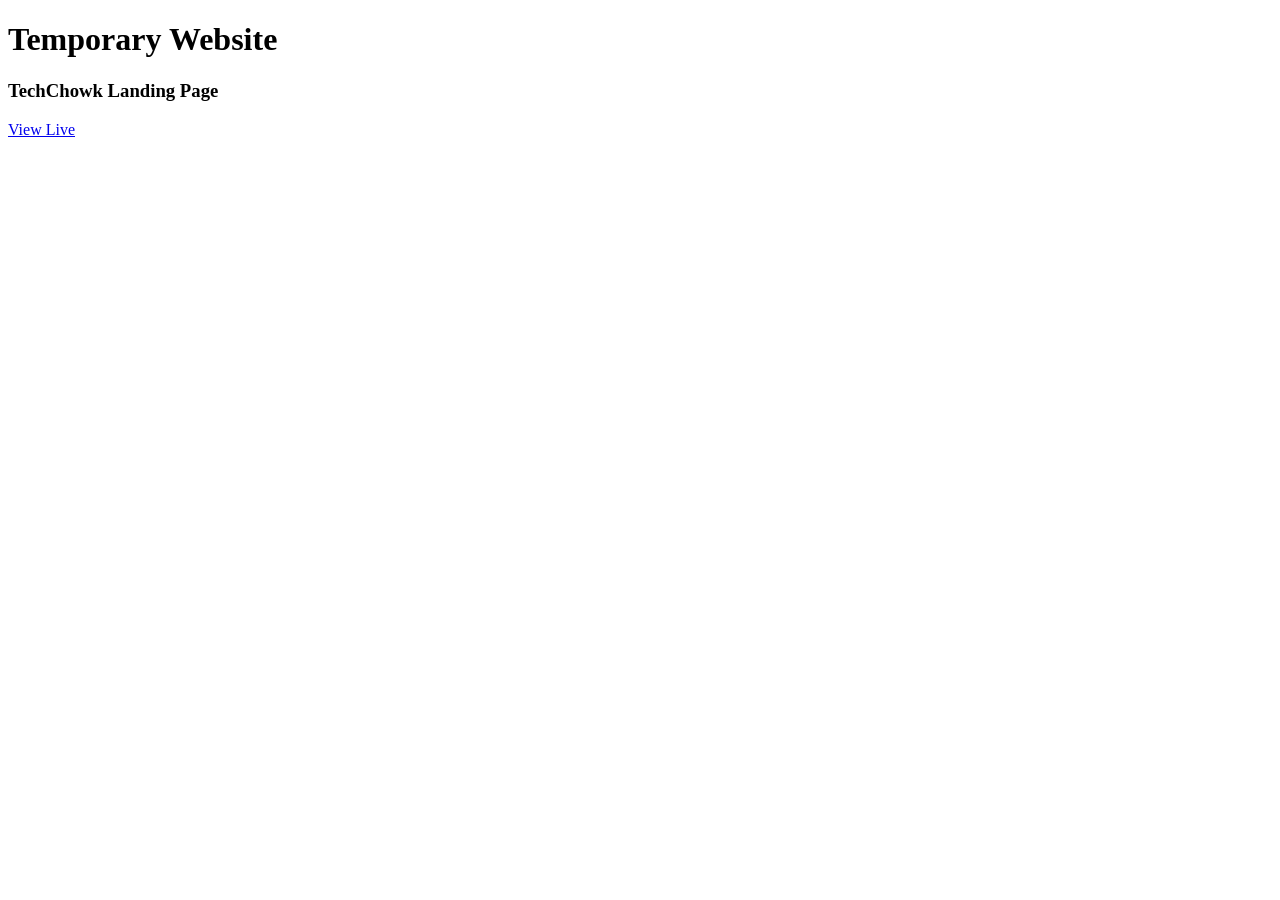
<file: index.html>
<!doctype html>
<html lang="en">
  <head>
    <meta charset="UTF-8" />
    <meta name="viewport" content="width=device-width, initial-scale=1.0" />
    <title>Projects | Frontend Challenges</title>
  </head>
  <body>
    <h1>Temporary Website</h1>

    <h3>TechChowk Landing Page</h3>
    <a href="./techchowk-landing-page/index.html">View Live</a>
  </body>
</html>
</file>
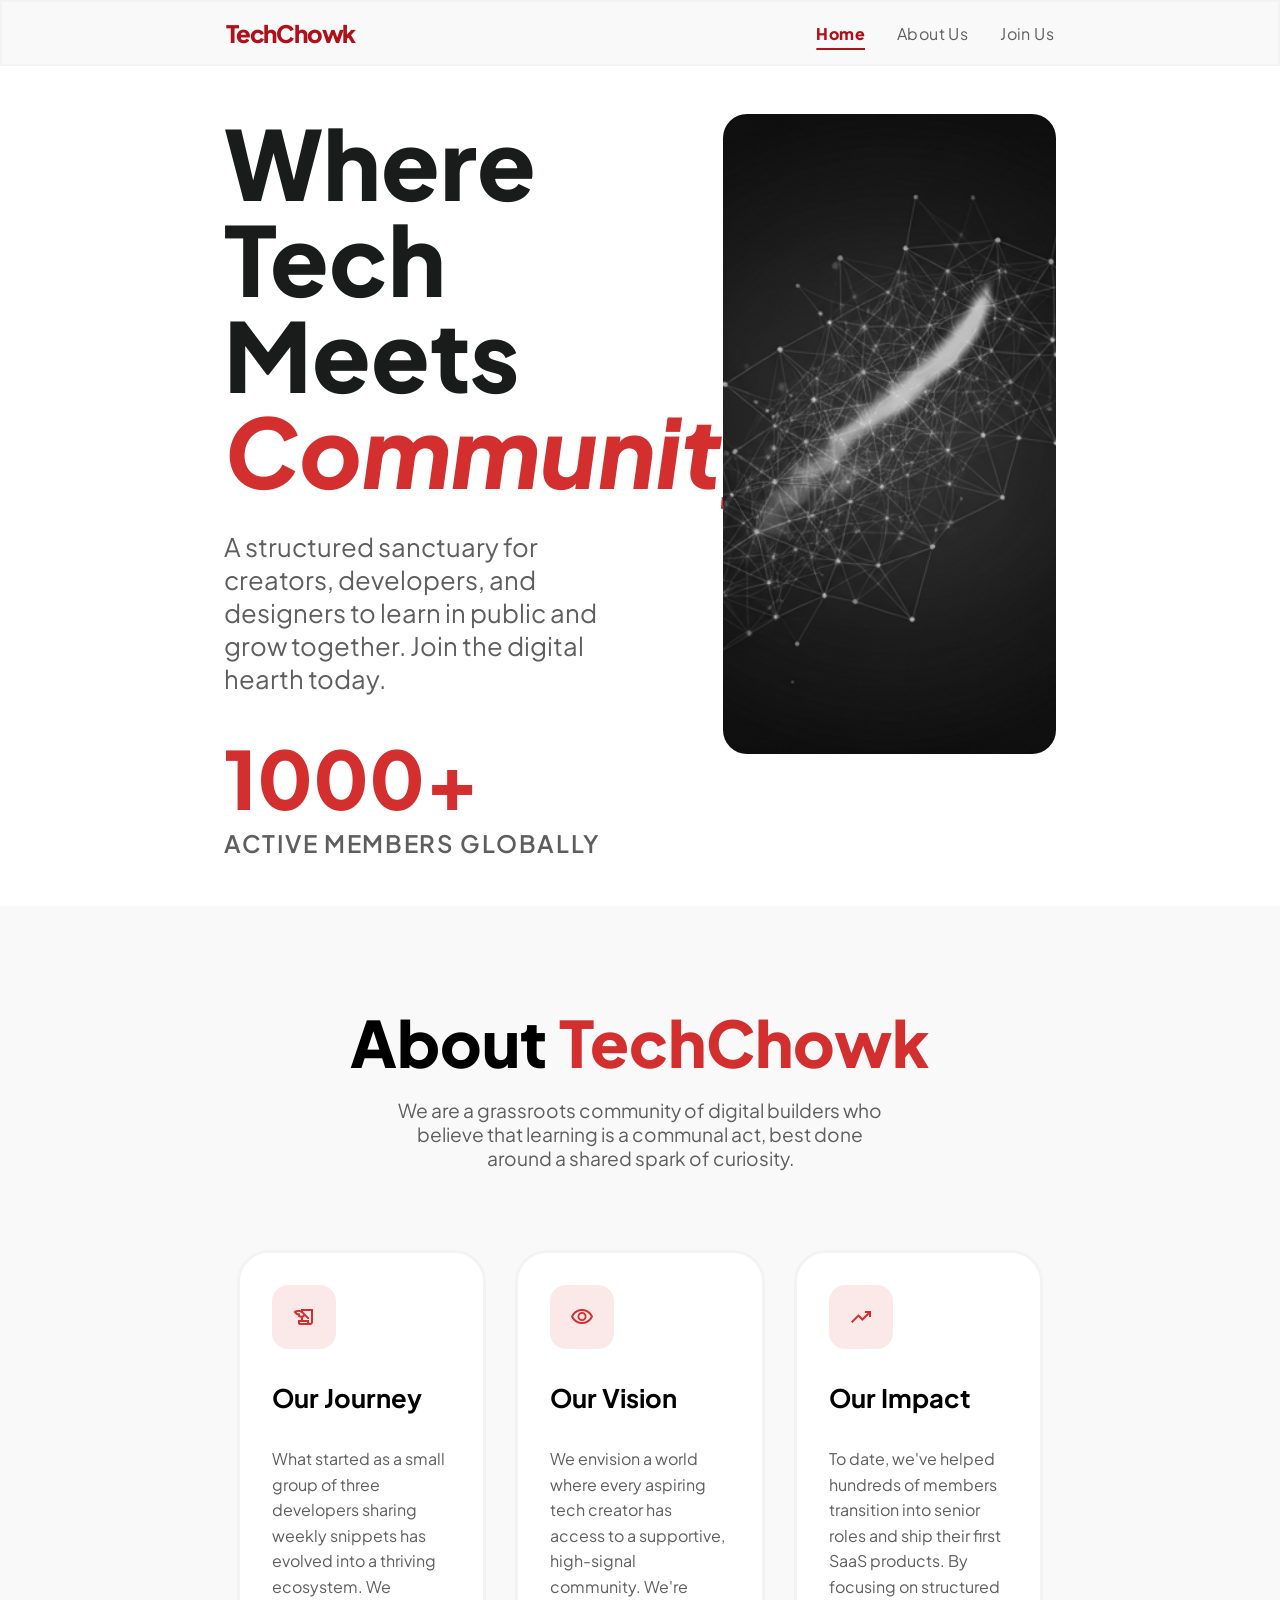
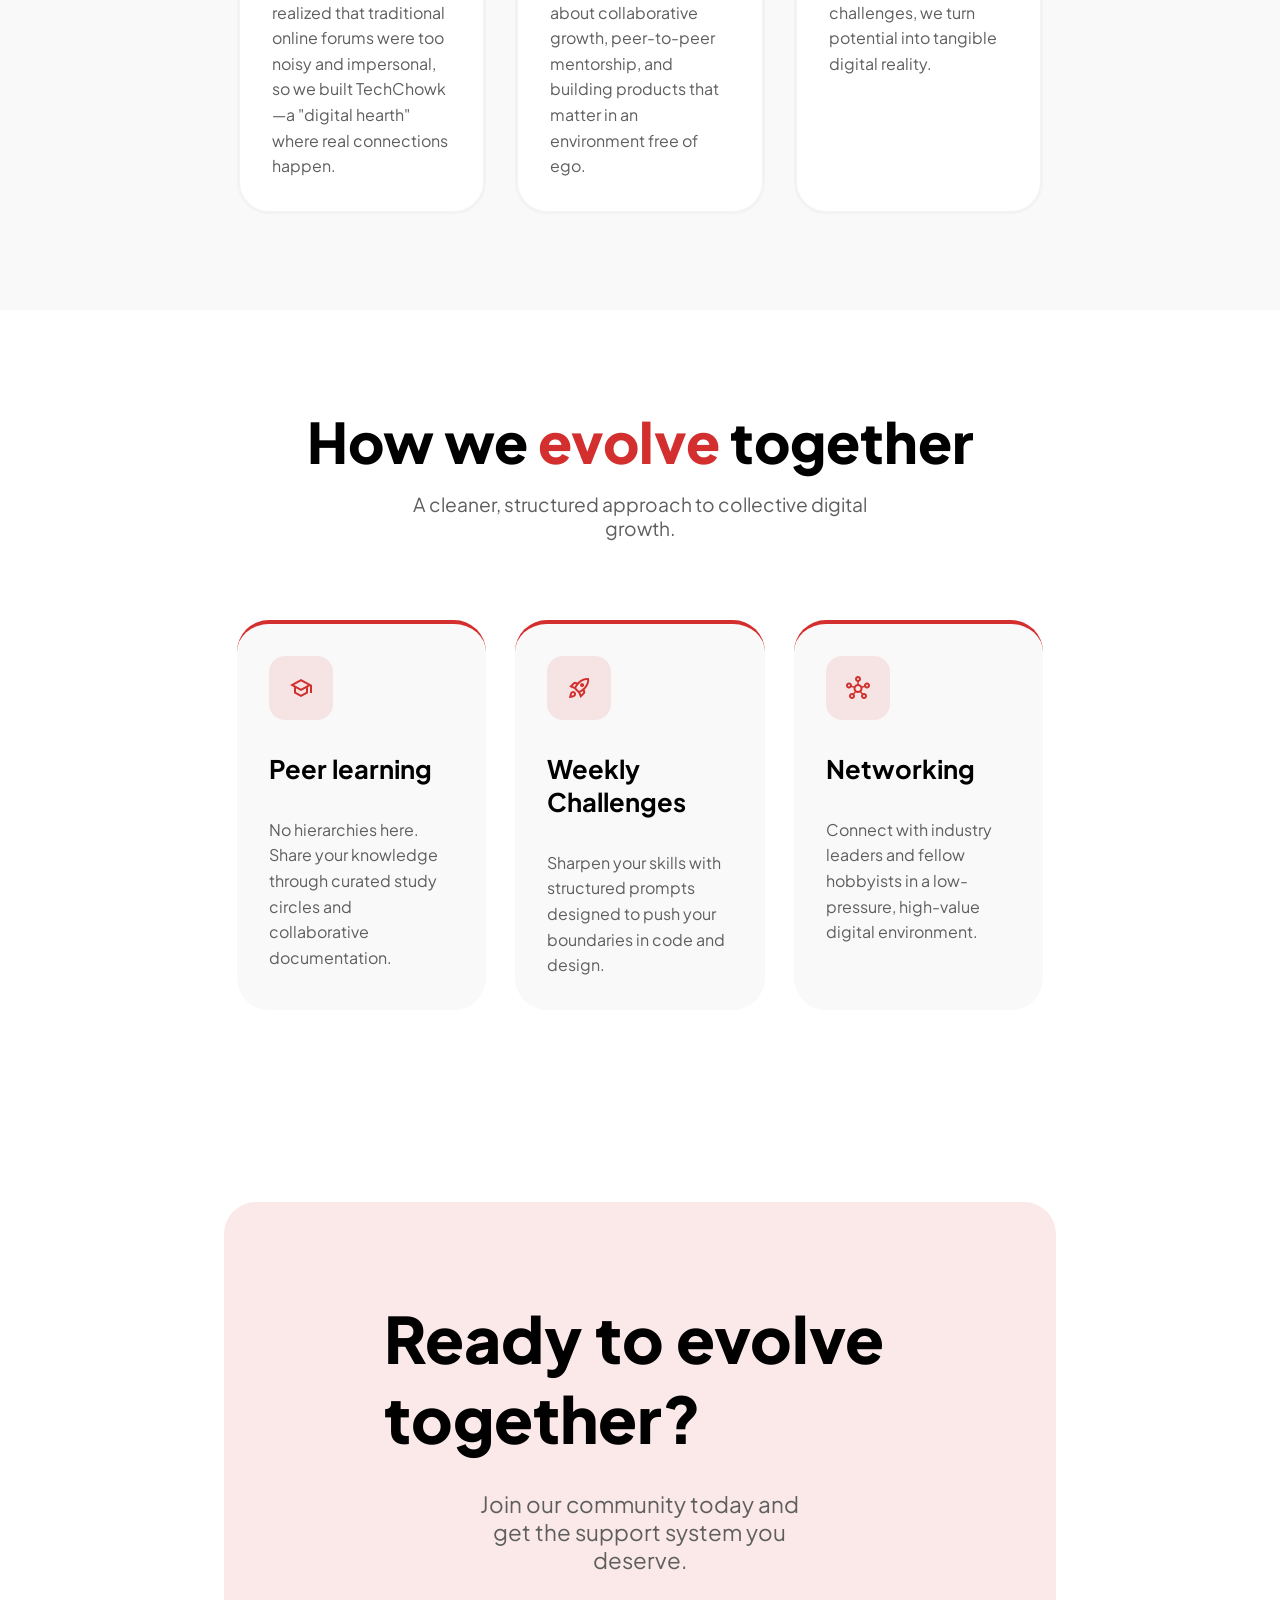
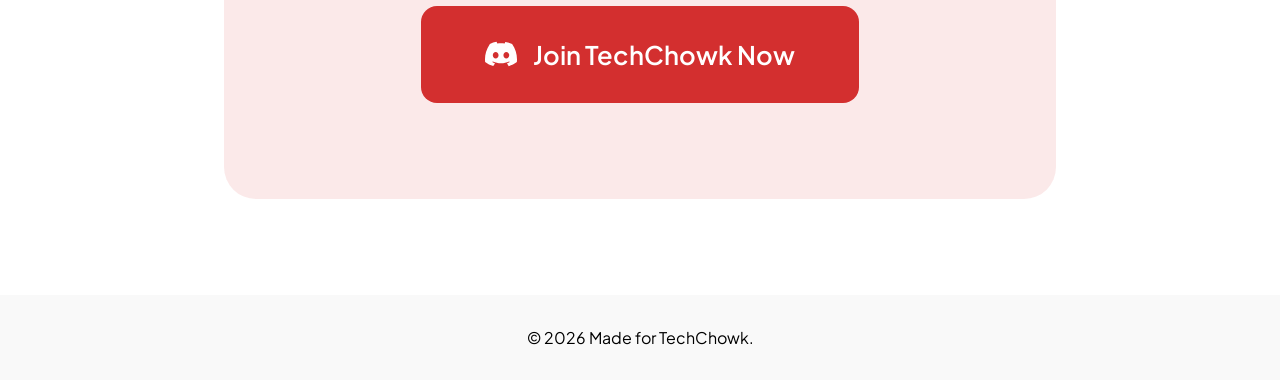
<file: techchowk-landing-page/index.html>
<!doctype html>
<html lang="en">
  <head>
    <meta charset="UTF-8" />
    <meta name="viewport" content="width=device-width, initial-scale=1.0" />
    <title>TechChowk Landing Page</title>
    <link rel="stylesheet" href="style.css" />
    <link
      href="https://fonts.googleapis.com/css2?family=Plus+Jakarta+Sans:wght@400;500;600;700;800&amp;display=swap"
      rel="stylesheet"
    />
    <link
      href="https://fonts.googleapis.com/css2?family=Material+Symbols+Outlined:wght,FILL@100..700,0..1&amp;display=swap"
      rel="stylesheet"
    />
  </head>
  <body>
    <header>
      <h1 class="logo">TechChowk</h1>

      <nav id="nav-menu">
        <a href="#hero" class="active-link">Home</a>
        <a href="#about">About Us</a>
        <a href="#cta">Join Us</a>
      </nav>

      <button id="menu-toggle" onclick="menuToggle()">
        <span class="material-symbols-outlined" id="menu-icon"> menu </span>
      </button>
    </header>

    <main>
      <section class="hero" id="hero">
        <div class="hero-content">
          <h1>Where Tech Meets <span class="itallic-text">Community</span>.</h1>
          <p>
            A structured sanctuary for creators, developers, and designers to
            learn in public and grow together. Join the digital hearth today.
          </p>
          <div class="members-card">
            <span class="members-count">1000+</span>
            <span class="info-label">ACTIVE MEMBERS GLOBALLY</span>
          </div>
        </div>

        <div class="hero-image">
          <img src="./assets/hero-image.png" alt="Image of connected nodes" />
        </div>
      </section>

      <section class="about" id="about">
        <h2>About <span style="color: #d32f2f">TechChowk</span></h2>
        <p class="subtext">
          We are a grassroots community of digital builders who believe that
          learning is a communal act, best done around a shared spark of
          curiosity.
        </p>
        <div class="about-cards">
          <div class="about-card-item">
            <div class="icon">
              <span class="material-symbols-outlined"> history_edu </span>
            </div>
            <h3>Our Journey</h3>
            <p>
              What started as a small group of three developers sharing weekly
              snippets has evolved into a thriving ecosystem. We realized that
              traditional online forums were too noisy and impersonal, so we
              built TechChowk—a "digital hearth" where real connections happen.
            </p>
          </div>
          <div class="about-card-item">
            <div class="icon">
              <span class="material-symbols-outlined"> visibility </span>
            </div>
            <h3>Our Vision</h3>
            <p>
              We envision a world where every aspiring tech creator has access
              to a supportive, high-signal community. We're about collaborative
              growth, peer-to-peer mentorship, and building products that matter
              in an environment free of ego.
            </p>
          </div>
          <div class="about-card-item">
            <div class="icon">
              <span class="material-symbols-outlined"> trending_up </span>
            </div>
            <h3>Our Impact</h3>
            <p>
              To date, we've helped hundreds of members transition into senior
              roles and ship their first SaaS products. By focusing on
              structured challenges, we turn potential into tangible digital
              reality.
            </p>
          </div>
        </div>
      </section>

      <section class="features">
        <h2>How we <span style="color: #d32f2f">evolve</span> together</h2>
        <p class="subtext">
          A cleaner, structured approach to collective digital growth.
        </p>
        <div class="feature-cards">
          <div class="feature-card-item">
            <div class="icon">
              <span class="material-symbols-outlined"> school </span>
            </div>
            <h3>Peer learning</h3>
            <p>
              No hierarchies here. Share your knowledge through curated study
              circles and collaborative documentation.
            </p>
          </div>
          <div class="feature-card-item">
            <div class="icon">
              <span class="material-symbols-outlined"> rocket_launch </span>
            </div>
            <h3>Weekly Challenges</h3>
            <p>
              Sharpen your skills with structured prompts designed to push your
              boundaries in code and design.
            </p>
          </div>
          <div class="feature-card-item">
            <div class="icon">
              <span class="material-symbols-outlined"> hub </span>
            </div>
            <h3>Networking</h3>
            <p>
              Connect with industry leaders and fellow hobbyists in a
              low-pressure, high-value digital environment.
            </p>
          </div>
        </div>
      </section>

      <section class="cta" id="cta">
        <div class="cta-card">
          <h2>Ready to evolve together?</h2>
          <p>
            Join our community today and get the support system you deserve.
          </p>
          <a href="https://discord.gg/V35qMHGSyc" class="join" target="_blank">
            <img src="./assets/Discord-Symbol-White.svg" alt="Discord Logo" />
            Join TechChowk Now
          </a>
        </div>
      </section>
    </main>

    <footer>
      <p>© 2026 Made for TechChowk.</p>
    </footer>

    <script>
      const btn = document.getElementById("menu-toggle");
      const icon = document.getElementById("menu-icon");
      const nav = document.getElementById("nav-menu");

      function menuToggle() {
        if (icon.innerHTML.includes("menu")) {
          icon.innerHTML = " close ";
          nav.style.display = "flex";
        } else {
          icon.innerHTML = "menu";
          nav.style.display = "none";
        }
      }

      function updateNavForScreenSize() {
        if (window.innerWidth >= 1024) {
          icon.innerHTML = " close ";
          nav.style.display = "flex";
        } else {
          icon.innerHTML = "menu";
          nav.style.display = "none";
        }
      }
      updateNavForScreenSize();
      window.addEventListener("resize", updateNavForScreenSize);
    </script>
  </body>
</html>
</file>
<file: techchowk-landing-page/style.css>
* {
  margin: 0;
  padding: 0;
  box-sizing: border-box;
}

:root {
  /* Brand Colors */
  --primary-crimson: #af101a;
  --primary-container: #d32f2f;
  --on-primary: #ffffff;

  /* Neutral / Surface Colors */
  --bg-surface: #f9f9f9; /* Base Canvas */
  --surface-low: #f3f3f3; /* Subtle Sectioning */
  --surface-card: #ffffff; /* Lifted Elements */
  --outline-variant: rgba(228, 190, 186, 0.15); /* Ghost Border */

  /* Text Colors */
  --on-surface: #1a1c1c; /* High Authority Text (Avoid Pure Black) */
  --secondary-slate: #5f5e5e; /* Metadata & Supporting UI */

  /* Accents */
  --tertiary-fixed: #bee9ff; /* Cool counterpoint for tech tags */
  --on-tertiary-fixed: #001f2a;
}

body {
  font-family: "Plus Jakarta Sans";
  width: 100%;
}

header {
  width: 100%;
  background: var(--bg-surface);
  border: 2px solid rgba(243, 243, 243, 1);
  backdrop-filter: blur(20px);
  position: sticky;
  top: 0;
  display: flex;
  flex-direction: row;
  align-items: center;
  justify-content: space-between;
  padding: 1rem 14rem;
  z-index: 10;
}

header h1 {
  font-size: 1.5rem;
  font-weight: 900;
  color: var(--primary-crimson);
  letter-spacing: -0.05em;
}

nav {
  display: flex;
  flex-direction: row;
  justify-content: space-between;
  align-items: center;
  gap: 2rem;
}

nav a {
  color: var(--secondary-slate);
  letter-spacing: 0.025em;
  text-decoration: none;
}

nav .active-link {
  font-weight: 800;
  color: var(--primary-crimson);
  text-decoration: underline;
  text-underline-offset: 0.5rem;
  text-decoration-thickness: 0.1rem;
}

nav a:hover {
  color: var(--primary-crimson);
  transform: scale(1.01);
}

header button {
  /* display: flex; */
  justify-content: center;
  align-items: center;
  display: none;
  background: transparent;
  border: none;
  height: 1rem;
  width: auto;
  color: var(--primary-crimson);
}

#menu-icon {
  font-size: 2rem;
}

.hero {
  width: 100%;
  padding: 3rem 14rem;
  display: flex;
  flex-direction: row;
  justify-content: space-between;
  z-index: 1;
}
.hero-content {
  width: 50%;
}
.hero-content h1 {
  font-size: 6rem;
  font-weight: 800;
  color: var(--on-surface);
  line-height: 6rem;
}
.hero-content h1 .itallic-text {
  color: var(--primary-container);
  font-style: italic;
}

.hero-content p {
  margin-top: 2rem;
  font-size: 1.6rem;
  color: var(--secondary-slate);
}

.members-card {
  margin-top: 2rem;
  display: flex;
  flex-direction: column;
}
.members-count {
  color: var(--primary-container);
  font-weight: 800;
  font-size: 5rem;
}
.info-label {
  font-weight: 600;
  font-size: 1.5rem;
  letter-spacing: 0.1rem;
  color: var(--secondary-slate);
}

.hero-image {
  width: 40%;
  height: 40rem;
  overflow: hidden;
  border-radius: 24px;
}

.hero-image img {
  width: 100%;
  height: 100%;
  object-fit: cover;
  object-position: center;
  filter: grayscale(70);
}

.about {
  padding: 6rem 14rem;
  background-color: var(--bg-surface);
  display: flex;
  flex-direction: column;
  align-items: center;
  justify-content: center;
  gap: 1rem;
}

.about h2 {
  font-size: 4rem;
  font-weight: 800;
}

.subtext {
  color: var(--secondary-slate);
  font-size: 1.2rem;
  text-align: center;
  width: 60%;
}

.about-cards {
  margin-top: 4rem;
  display: flex;
  flex-direction: row;
  justify-content: space-evenly;
  gap: 1rem;
}

.about-card-item {
  display: flex;
  flex-direction: column;
  padding: 2rem;
  background-color: var(--on-primary);
  border: 3px solid var(--surface-low);
  border-radius: 2rem;
  gap: 2rem;
  width: 30%;
}

.icon {
  display: flex;
  justify-content: center;
  align-items: center;
  height: 4rem;
  width: 4rem;
  background-color: rgba(211, 47, 47, 0.1);
  color: var(--primary-container);
  border-radius: 1rem;
}

.about-card-item h3 {
  font-size: 1.6rem;
}

.about-card-item p {
  color: var(--secondary-slate);
  line-height: 1.6rem;
}

.features,
.cta {
  padding: 6rem 14rem;
  display: flex;
  flex-direction: column;
  align-items: center;
  justify-content: center;
  gap: 1rem;
}

.features h2 {
  font-size: 3.5rem;
  font-weight: 800;
}

.feature-cards {
  margin-top: 4rem;
  display: flex;
  flex-direction: row;
  justify-content: space-evenly;
  gap: 1rem;
}

.feature-card-item {
  display: flex;
  flex-direction: column;
  padding: 2rem;
  background-color: var(--bg-surface);
  border-radius: 2rem;
  gap: 2rem;
  width: 30%;
  border-top: 4px solid var(--primary-container);
}

.feature-card-item h3 {
  font-size: 1.6rem;
}

.feature-card-item p {
  color: var(--secondary-slate);
  line-height: 1.6rem;
}

.cta-card {
  width: 100%;
  padding: 6rem 10rem;
  border-radius: 2rem;
  display: flex;
  flex-direction: column;
  justify-content: center;
  align-items: center;
  gap: 2rem;
  background-color: rgba(211, 47, 47, 0.1);
}

.cta-card h2 {
  font-size: 4rem;
  font-weight: 800;
}

.cta-card p {
  color: var(--secondary-slate);
  font-size: 1.4rem;
  text-align: center;
  width: 70%;
}

.cta-card a {
  text-decoration: none;
  display: flex;
  flex-direction: row;
  justify-content: center;
  align-items: center;
  gap: 1rem;
  background-color: var(--primary-container);
  padding: 2rem 4rem;
  color: var(--on-primary);
  font-size: 1.6rem;
  font-weight: 600;
  border-radius: 1rem;
  transition: 1s ease-in-out;
}

.cta-card img {
  width: 2rem;
  height: 2rem;
}

.cta-card a:hover {
  transform: scale(1.05);
}

footer {
  background-color: var(--bg-surface);
  text-align: center;
  padding: 2rem;
}
/* Mobile */
@media (max-width: 768px) {
  header,
  .hero,
  .about,
  .features,
  .cta {
    padding: 2rem 1.5rem !important;
  }

  nav {
    display: none;
    background-color: var(--on-primary);
    border-bottom: 1px solid var(--bg-surface);
    backdrop-filter: blur(20px) brightness(0.9);
    box-shadow: 0 10px 15px -15px rgba(0, 0, 0, 0.3);
    position: absolute;
    flex-direction: column;
    padding: 1.6rem;
    top: 6rem;
    left: -0.01rem;
    width: 100%;
    align-items: flex-start;
  }
  nav .active-link {
    text-decoration: none;
  }
  nav a {
    font-size: 1.2rem;
  }
  header button {
    display: flex;
  }

  .hero {
    flex-direction: column;
    gap: 2rem;
  }

  .hero-content {
    width: 100%;
  }

  .hero h1 {
    font-size: 3rem;
    line-height: 3.5rem;
  }

  .hero p {
    font-size: 1.5rem;
  }

  .info-label {
    font-size: 1rem;
  }

  .hero-image {
    width: 100%;
    height: fit-content;
    border-bottom-left-radius: 0;
    border-bottom-right-radius: 0;
  }

  .about {
    margin-top: -2.3rem;
  }

  .about h2,
  .features h2 {
    font-size: 2rem;
  }

  .subtext {
    font-size: 1rem;
    width: 100%;
  }

  .features .subtext {
    text-align: left;
  }

  .about-cards,
  .feature-cards {
    flex-direction: column;
    align-items: center;
  }

  .about-card-item,
  .feature-card-item {
    width: 100%;
    margin-bottom: 1rem;
  }

  .cta-card {
    padding: 3rem 1.5rem;
    gap: 0.5rem;
  }

  .cta-card h2 {
    font-size: 2rem;
  }

  .cta-card p {
    font-size: 1rem;
    text-align: left;
    width: 100%;
  }
  .cta-card a {
    margin-top: 1.5rem;
    padding: 2rem;
    height: 1rem;
    width: 100%;
    font-size: 1rem;
  }
}
</file>
